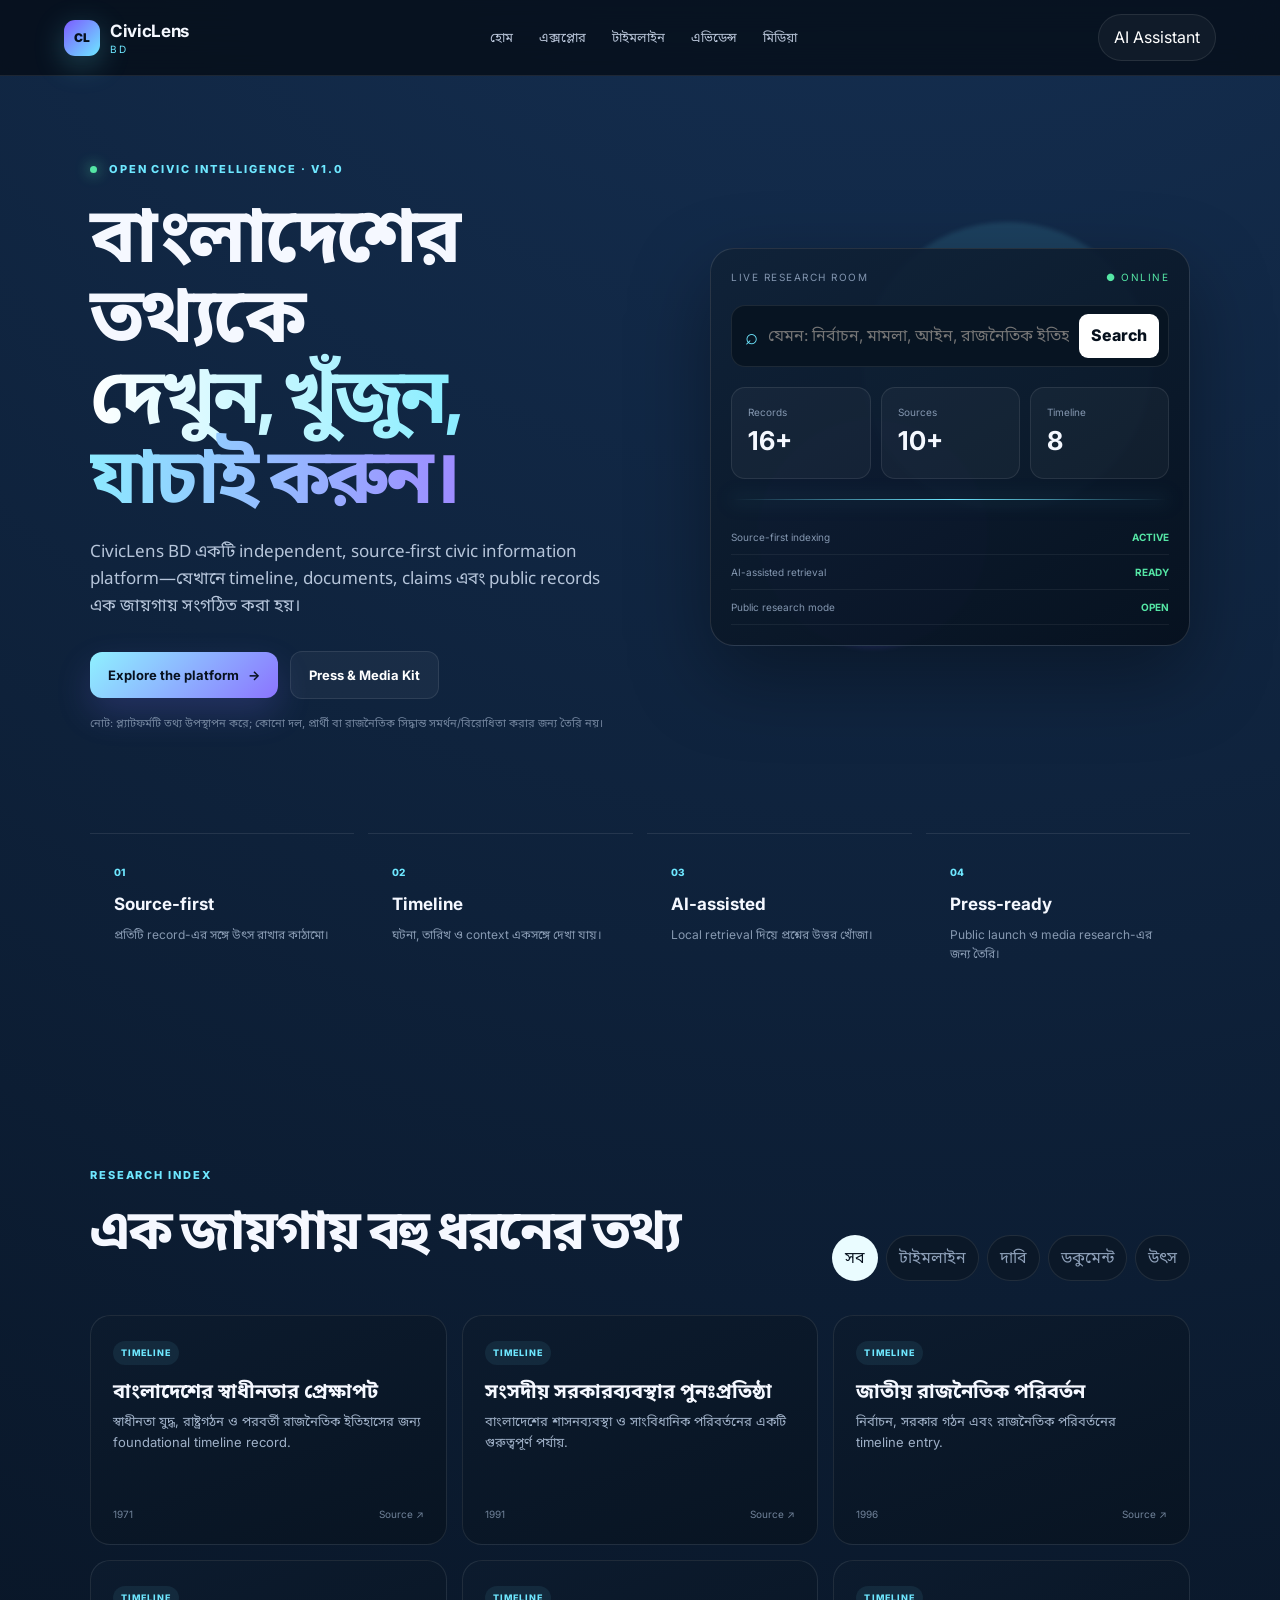
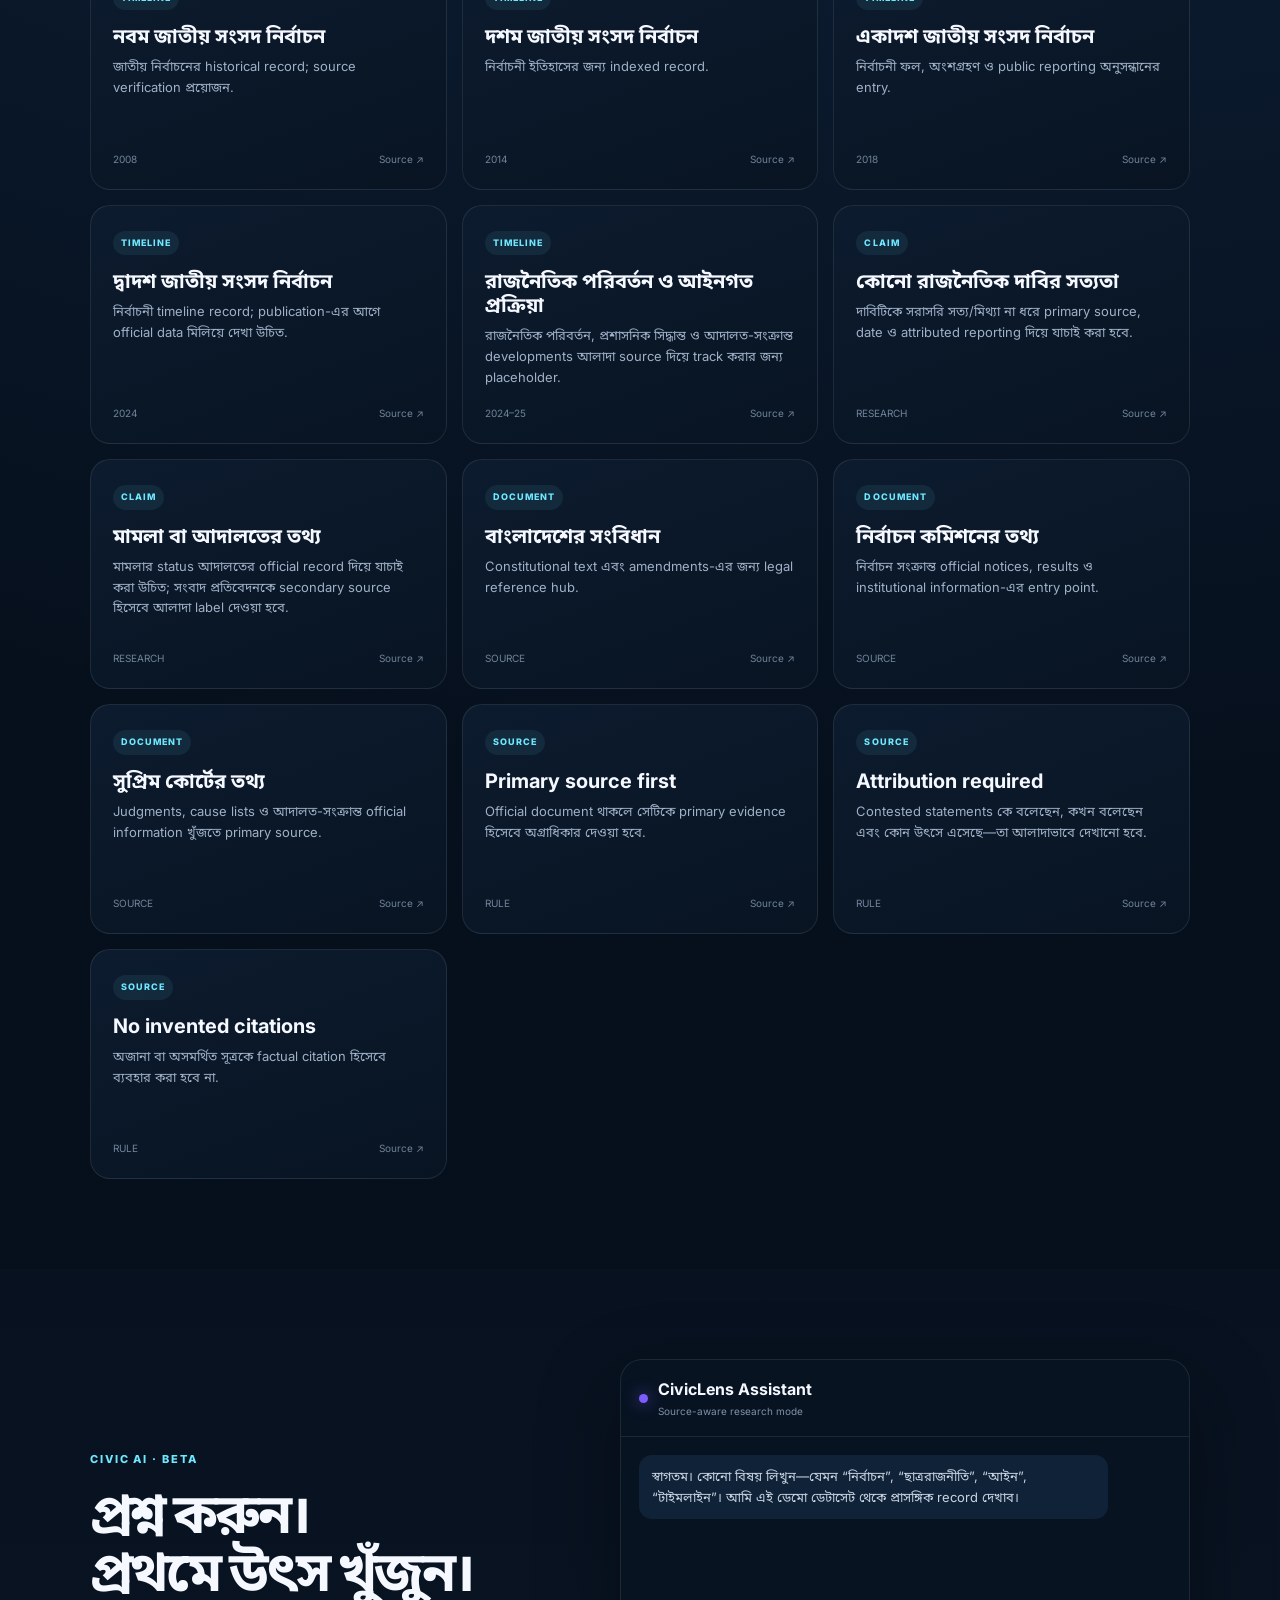
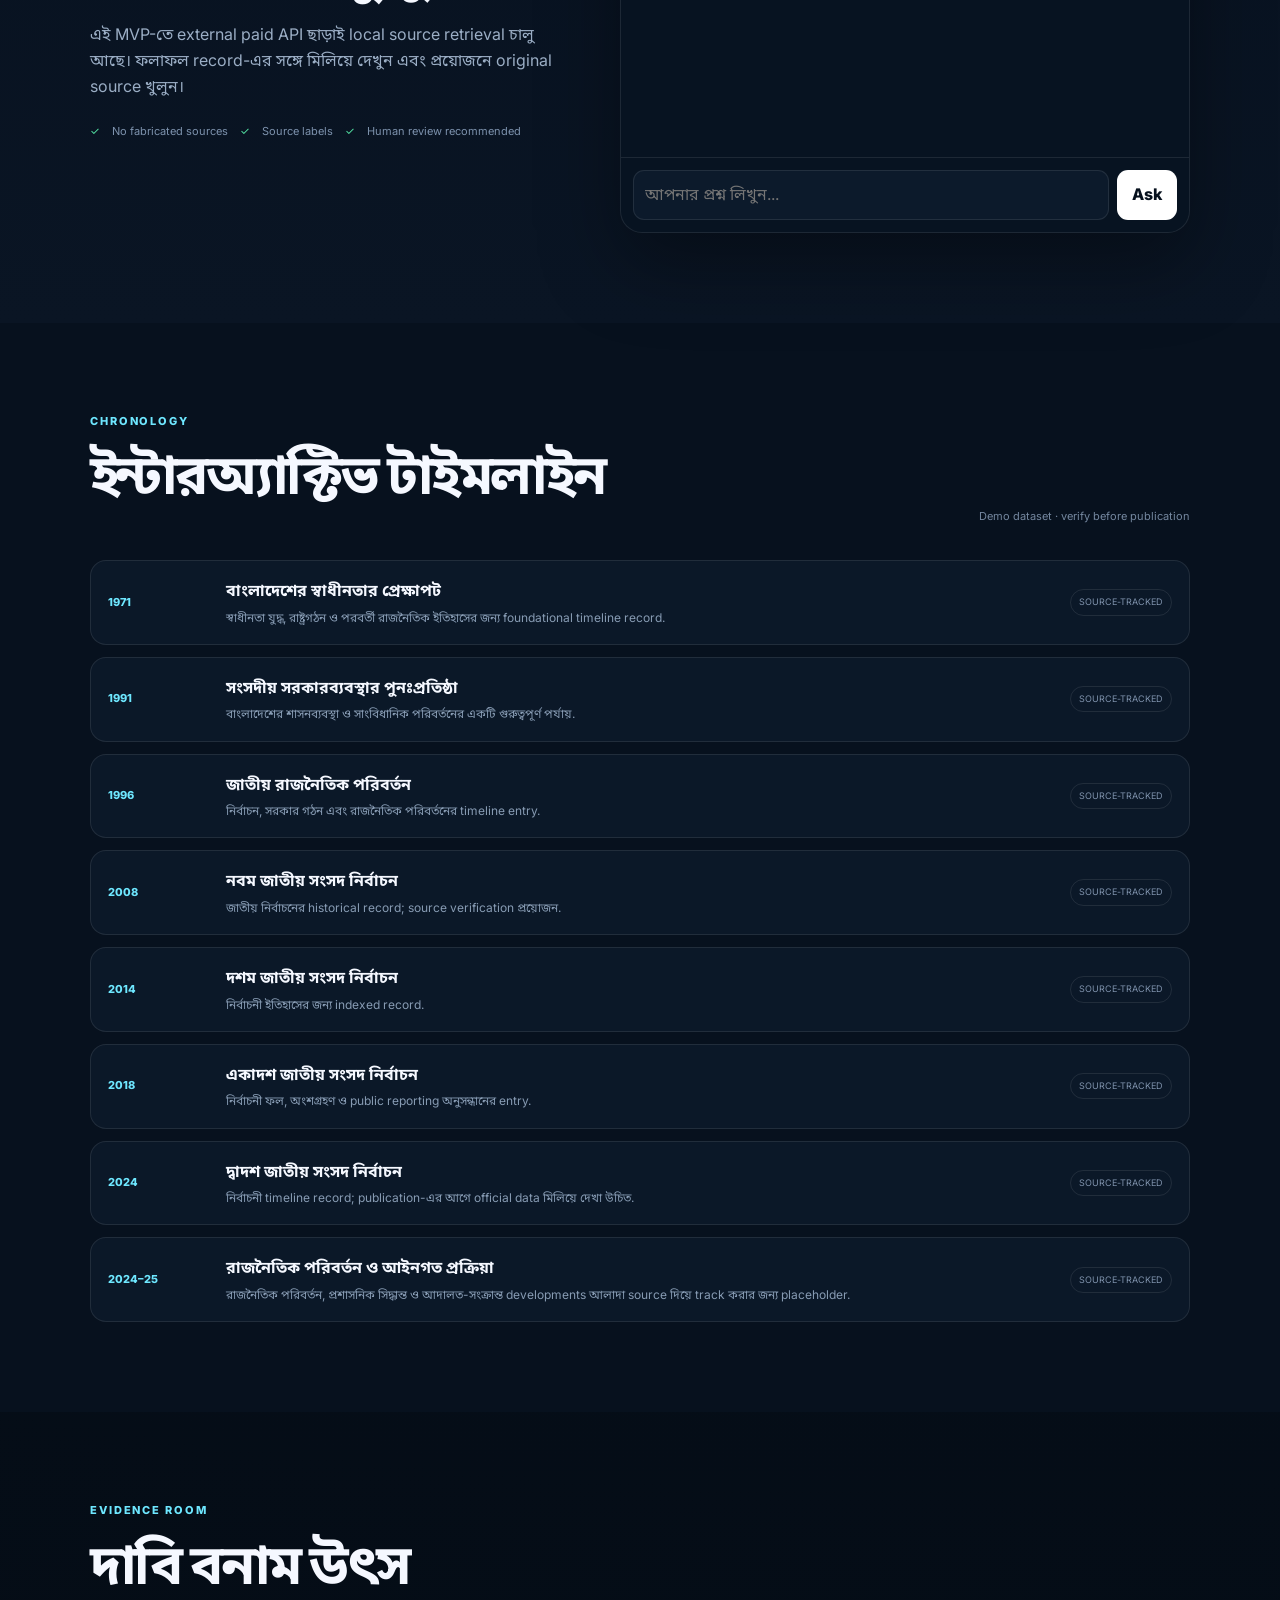
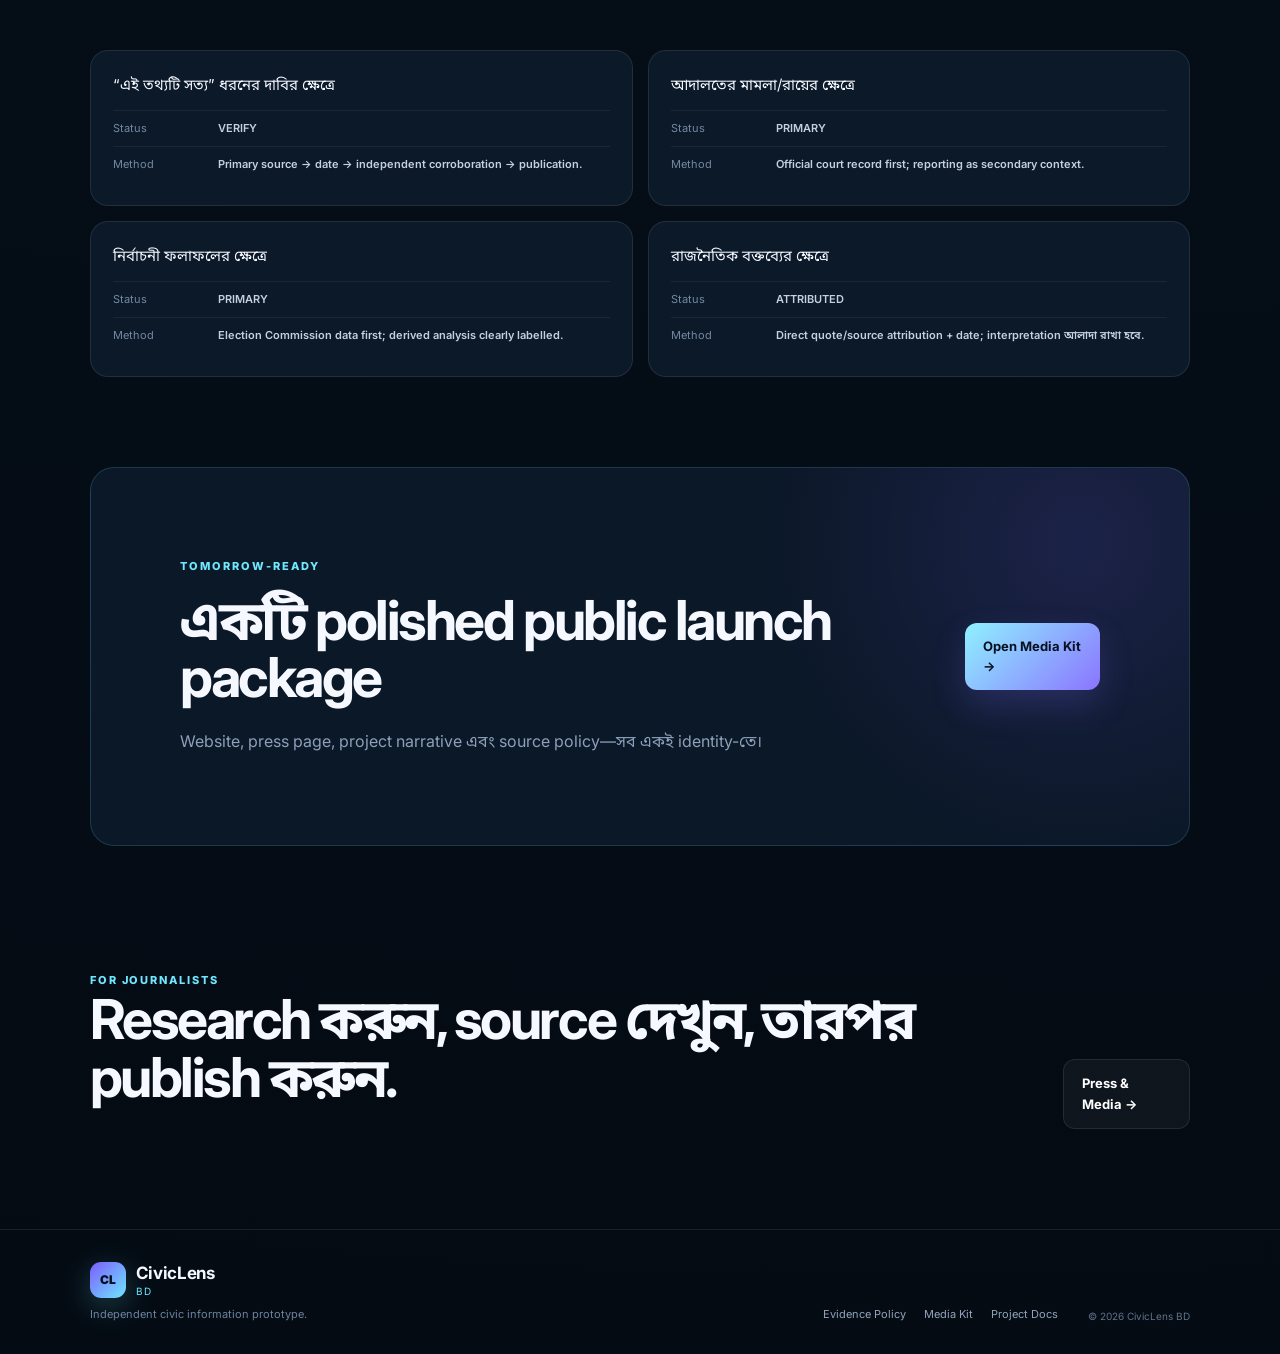
<file: index.html>
<!doctype html>
<html lang="bn">
<head>
  <meta charset="utf-8">
  <meta name="viewport" content="width=device-width,initial-scale=1">
  <meta name="theme-color" content="#07111f">
  <meta name="description" content="CivicLens BD — Bangladesh civic information, sources, timeline and AI-assisted research.">
  <title>CivicLens BD — Civic Intelligence Platform</title>
  <link rel="stylesheet" href="styles.css">
</head>
<body>
<div class="app-shell">
  <header class="topbar">
    <a class="brand" href="#home" aria-label="CivicLens BD home">
      <span class="brand-mark">CL</span>
      <span><b>CivicLens</b><small>BD</small></span>
    </a>
    <nav class="nav">
      <a href="#home">হোম</a><a href="#explore">এক্সপ্লোর</a><a href="#timeline">টাইমলাইন</a><a href="#evidence">এভিডেন্স</a><a href="#press">মিডিয়া</a>
    </nav>
    <button class="nav-cta" onclick="scrollToSection('assistant')">AI Assistant</button>
  </header>

  <main id="home">
    <section class="hero section">
      <div class="hero-copy">
        <div class="eyebrow"><span class="pulse"></span> OPEN CIVIC INTELLIGENCE · V1.0</div>
        <h1>বাংলাদেশের তথ্যকে<br><span class="gradient-text">দেখুন, খুঁজুন, যাচাই করুন।</span></h1>
        <p class="hero-lead">CivicLens BD একটি independent, source-first civic information platform—যেখানে timeline, documents, claims এবং public records এক জায়গায় সংগঠিত করা হয়।</p>
        <div class="hero-actions">
          <button class="primary" onclick="scrollToSection('explore')">Explore the platform <span>→</span></button>
          <a class="secondary" href="press.html">Press & Media Kit</a>
        </div>
        <div class="hero-note">নোট: প্ল্যাটফর্মটি তথ্য উপস্থাপন করে; কোনো দল, প্রার্থী বা রাজনৈতিক সিদ্ধান্ত সমর্থন/বিরোধিতা করার জন্য তৈরি নয়।</div>
      </div>
      <div class="hero-panel">
        <div class="orb orb-a"></div><div class="orb orb-b"></div>
        <div class="dashboard-card">
          <div class="dash-top"><span>LIVE RESEARCH ROOM</span><span class="status">● ONLINE</span></div>
          <div class="searchbox"><span>⌕</span><input id="heroSearch" placeholder="যেমন: নির্বাচন, মামলা, আইন, রাজনৈতিক ইতিহাস..." onkeydown="if(event.key==='Enter') runSearch(this.value)"><button onclick="runSearch(document.getElementById('heroSearch').value)">Search</button></div>
          <div class="mini-grid">
            <div><span>Records</span><b id="statRecords">24+</b></div>
            <div><span>Sources</span><b id="statSources">30+</b></div>
            <div><span>Timeline</span><b id="statEvents">18</b></div>
          </div>
          <div class="scanline"></div>
          <div class="signal-row"><span>Source-first indexing</span><strong>ACTIVE</strong></div>
          <div class="signal-row"><span>AI-assisted retrieval</span><strong>READY</strong></div>
          <div class="signal-row"><span>Public research mode</span><strong>OPEN</strong></div>
        </div>
      </div>
    </section>

    <section class="stats section">
      <div class="stat"><span>01</span><b>Source-first</b><p>প্রতিটি record-এর সঙ্গে উৎস রাখার কাঠামো।</p></div>
      <div class="stat"><span>02</span><b>Timeline</b><p>ঘটনা, তারিখ ও context একসঙ্গে দেখা যায়।</p></div>
      <div class="stat"><span>03</span><b>AI-assisted</b><p>Local retrieval দিয়ে প্রশ্নের উত্তর খোঁজা।</p></div>
      <div class="stat"><span>04</span><b>Press-ready</b><p>Public launch ও media research-এর জন্য তৈরি।</p></div>
    </section>

    <section id="explore" class="section">
      <div class="section-head">
        <div><div class="eyebrow">RESEARCH INDEX</div><h2>এক জায়গায় বহু ধরনের তথ্য</h2></div>
        <div class="filter-row">
          <button class="chip active" data-filter="all">সব</button>
          <button class="chip" data-filter="timeline">টাইমলাইন</button>
          <button class="chip" data-filter="claim">দাবি</button>
          <button class="chip" data-filter="document">ডকুমেন্ট</button>
          <button class="chip" data-filter="source">উৎস</button>
        </div>
      </div>
      <div id="results" class="cards"></div>
    </section>

    <section id="assistant" class="section assistant-section">
      <div class="assistant-wrap">
        <div class="assistant-copy">
          <div class="eyebrow">CIVIC AI · BETA</div>
          <h2>প্রশ্ন করুন।<br>প্রথমে উৎস খুঁজুন।</h2>
          <p>এই MVP-তে external paid API ছাড়াই local source retrieval চালু আছে। ফলাফল record-এর সঙ্গে মিলিয়ে দেখুন এবং প্রয়োজনে original source খুলুন।</p>
          <div class="trust-line"><span>✓</span> No fabricated sources <span>✓</span> Source labels <span>✓</span> Human review recommended</div>
        </div>
        <div class="assistant-card">
          <div class="chat-head"><span class="ai-dot"></span><div><b>CivicLens Assistant</b><small>Source-aware research mode</small></div></div>
          <div id="chatLog" class="chat-log">
            <div class="msg bot">স্বাগতম। কোনো বিষয় লিখুন—যেমন “নির্বাচন”, “ছাত্ররাজনীতি”, “আইন”, “টাইমলাইন”। আমি এই ডেমো ডেটাসেট থেকে প্রাসঙ্গিক record দেখাব।</div>
          </div>
          <form class="chat-input" onsubmit="askAssistant(event)">
            <input id="assistantInput" autocomplete="off" placeholder="আপনার প্রশ্ন লিখুন...">
            <button type="submit">Ask</button>
          </form>
        </div>
      </div>
    </section>

    <section id="timeline" class="section dark-section">
      <div class="section-head"><div><div class="eyebrow">CHRONOLOGY</div><h2>ইন্টারঅ্যাক্টিভ টাইমলাইন</h2></div><span class="muted">Demo dataset · verify before publication</span></div>
      <div id="timelineList" class="timeline"></div>
    </section>

    <section id="evidence" class="section">
      <div class="section-head"><div><div class="eyebrow">EVIDENCE ROOM</div><h2>দাবি বনাম উৎস</h2></div></div>
      <div id="evidenceGrid" class="evidence-grid"></div>
    </section>

    <section class="section launch-panel">
      <div>
        <div class="eyebrow">TOMORROW-READY</div>
        <h2>একটি polished public launch package</h2>
        <p>Website, press page, project narrative এবং source policy—সব একই identity-তে।</p>
      </div>
      <a class="primary" href="press.html">Open Media Kit →</a>
    </section>

    <section id="press" class="section press-strip">
      <div><span class="eyebrow">FOR JOURNALISTS</span><h2>Research করুন, source দেখুন, তারপর publish করুন.</h2></div>
      <a href="press.html" class="secondary">Press & Media →</a>
    </section>
  </main>

  <footer class="footer">
    <div><div class="brand footer-brand"><span class="brand-mark">CL</span><span><b>CivicLens</b><small>BD</small></span></div><p>Independent civic information prototype.</p></div>
    <div class="footer-links"><a href="#evidence">Evidence Policy</a><a href="press.html">Media Kit</a><a href="README.md">Project Docs</a></div>
    <div class="footer-copy">© <span id="year"></span> CivicLens BD</div>
  </footer>
</div>
<script src="data.js"></script>
<script src="app.js"></script>
</body>
</html>
</file>
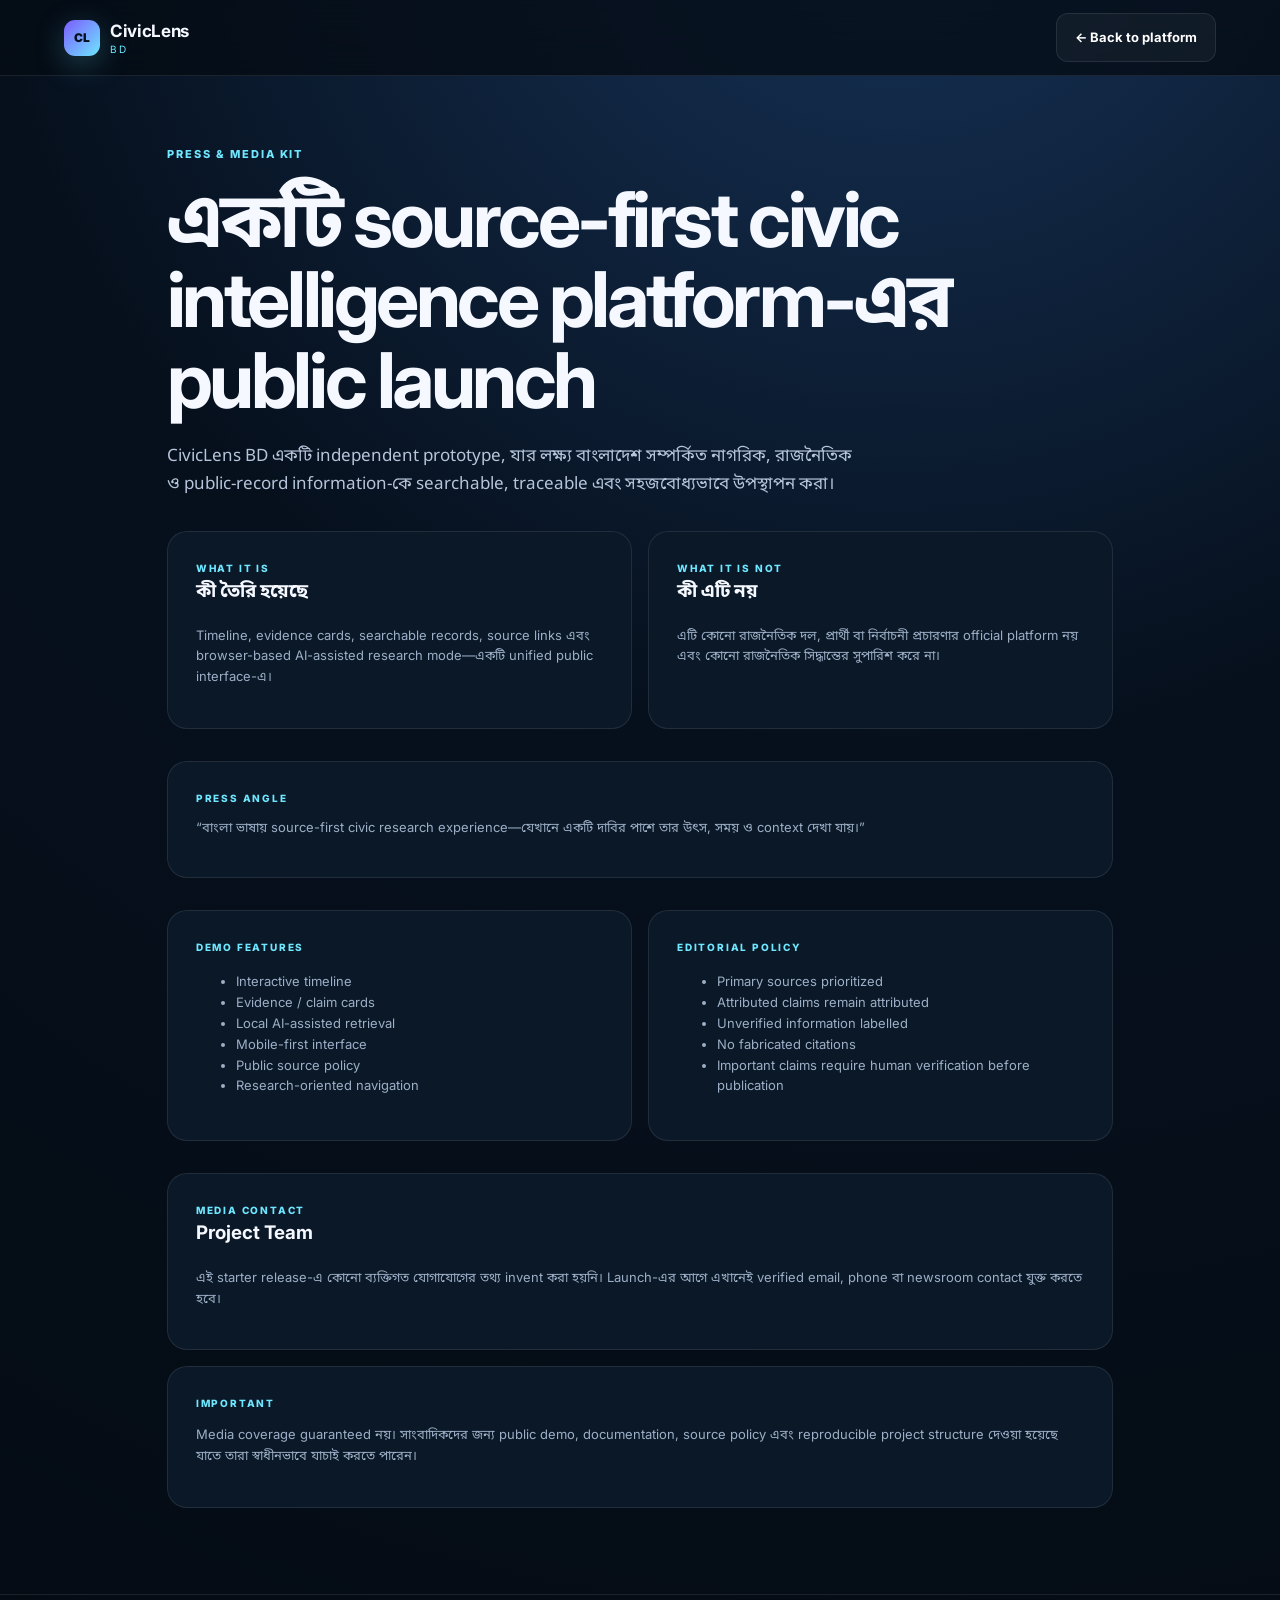
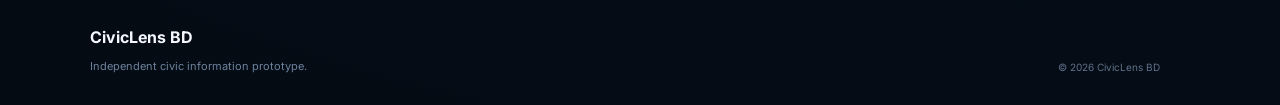
<file: press.html>
<!doctype html>
<html lang="bn">
<head>
<meta charset="utf-8"><meta name="viewport" content="width=device-width,initial-scale=1">
<meta name="description" content="CivicLens BD press and media kit.">
<title>CivicLens BD — Press & Media Kit</title><link rel="stylesheet" href="styles.css">
<style>.press-page{max-width:1100px;margin:0 auto;padding:70px 6vw}.press-card{border:1px solid var(--line);background:#0b1828;border-radius:20px;padding:28px;margin:16px 0}.press-grid{display:grid;grid-template-columns:1fr 1fr;gap:16px}.press-card h3{margin-top:0}.press-card p,.press-card li{color:#9cafc6;font-size:13px}.quote{font-size:24px;line-height:1.35;color:white}.label{font-size:10px;letter-spacing:.18em;color:var(--accent);font-weight:800}@media(max-width:720px){.press-grid{grid-template-columns:1fr}}</style>
</head>
<body><header class="topbar"><a class="brand" href="index.html"><span class="brand-mark">CL</span><span><b>CivicLens</b><small>BD</small></span></a><a class="secondary" href="index.html">← Back to platform</a></header>
<main class="press-page">
<div class="eyebrow">PRESS & MEDIA KIT</div>
<h1>একটি source-first civic intelligence platform-এর public launch</h1>
<p class="hero-lead">CivicLens BD একটি independent prototype, যার লক্ষ্য বাংলাদেশ সম্পর্কিত নাগরিক, রাজনৈতিক ও public-record information-কে searchable, traceable এবং সহজবোধ্যভাবে উপস্থাপন করা।</p>
<div class="press-grid">
<section class="press-card"><div class="label">WHAT IT IS</div><h3>কী তৈরি হয়েছে</h3><p>Timeline, evidence cards, searchable records, source links এবং browser-based AI-assisted research mode—একটি unified public interface-এ।</p></section>
<section class="press-card"><div class="label">WHAT IT IS NOT</div><h3>কী এটি নয়</h3><p>এটি কোনো রাজনৈতিক দল, প্রার্থী বা নির্বাচনী প্রচারণার official platform নয় এবং কোনো রাজনৈতিক সিদ্ধান্তের সুপারিশ করে না।</p></section>
</div>
<section class="press-card"><div class="label">PRESS ANGLE</div><p class="quote">“বাংলা ভাষায় source-first civic research experience—যেখানে একটি দাবির পাশে তার উৎস, সময় ও context দেখা যায়।”</p></section>
<div class="press-grid">
<section class="press-card"><div class="label">DEMO FEATURES</div><ul><li>Interactive timeline</li><li>Evidence / claim cards</li><li>Local AI-assisted retrieval</li><li>Mobile-first interface</li><li>Public source policy</li><li>Research-oriented navigation</li></ul></section>
<section class="press-card"><div class="label">EDITORIAL POLICY</div><ul><li>Primary sources prioritized</li><li>Attributed claims remain attributed</li><li>Unverified information labelled</li><li>No fabricated citations</li><li>Important claims require human verification before publication</li></ul></section>
</div>
<section class="press-card"><div class="label">MEDIA CONTACT</div><h3>Project Team</h3><p>এই starter release-এ কোনো ব্যক্তিগত যোগাযোগের তথ্য invent করা হয়নি। Launch-এর আগে এখানেই verified email, phone বা newsroom contact যুক্ত করতে হবে।</p></section>
<section class="press-card"><div class="label">IMPORTANT</div><p>Media coverage guaranteed নয়। সাংবাদিকদের জন্য public demo, documentation, source policy এবং reproducible project structure দেওয়া হয়েছে যাতে তারা স্বাধীনভাবে যাচাই করতে পারেন।</p></section>
</main><footer class="footer"><div><b>CivicLens BD</b><p>Independent civic information prototype.</p></div><div class="footer-copy">© <span id="y"></span> CivicLens BD</div></footer>
<script>document.getElementById('y').textContent=new Date().getFullYear()</script>
</body></html>
</file>
<file: styles.css>
@import url('https://fonts.googleapis.com/css2?family=Inter:wght@400;500;600;700;800&family=Noto+Sans+Bengali:wght@400;500;600;700;800&display=swap');
:root{--bg:#06101d;--bg2:#0a1626;--panel:#0d1b2d;--panel2:#102238;--text:#f5f8ff;--muted:#9fb0c8;--line:rgba(255,255,255,.09);--accent:#6ee7ff;--accent2:#7c5cff;--ok:#55e6a5;--warn:#ffd166;--shadow:0 30px 80px rgba(0,0,0,.35)}
*{box-sizing:border-box}html{scroll-behavior:smooth}body{margin:0;background:radial-gradient(circle at 70% -10%,#17345a 0,#06101d 44%,#040b13 100%);color:var(--text);font-family:Inter,"Noto Sans Bengali",sans-serif;line-height:1.6}a{color:inherit;text-decoration:none}button,input{font:inherit}.app-shell{min-height:100vh}.topbar{height:76px;padding:0 5vw;display:flex;align-items:center;justify-content:space-between;position:sticky;top:0;z-index:50;background:rgba(4,11,19,.75);backdrop-filter:blur(18px);border-bottom:1px solid var(--line)}.brand{display:flex;align-items:center;gap:10px;font-size:15px}.brand b{display:block;font-size:17px;letter-spacing:-.02em}.brand small{display:block;color:var(--accent);font-size:10px;letter-spacing:.18em;margin-top:-4px}.brand-mark{width:36px;height:36px;border-radius:11px;display:grid;place-items:center;background:linear-gradient(135deg,var(--accent2),var(--accent));color:#06101d;font-weight:900;font-size:12px;box-shadow:0 8px 30px rgba(110,231,255,.25)}.nav{display:flex;gap:26px;color:#b7c3d7;font-size:13px}.nav a:hover{color:white}.nav-cta,.primary,.secondary,.chip,.chat-input button{border:0;cursor:pointer}.nav-cta{border:1px solid var(--line);background:rgba(255,255,255,.04);color:white;border-radius:999px;padding:10px 15px}.section{padding:90px 7vw}.hero{padding-top:85px;display:grid;grid-template-columns:1.05fr .95fr;gap:7vw;align-items:center;min-height:690px}.eyebrow{color:var(--accent);font-size:11px;letter-spacing:.18em;font-weight:800;margin-bottom:16px}.pulse{display:inline-block;width:7px;height:7px;border-radius:50%;background:var(--ok);box-shadow:0 0 14px var(--ok);margin-right:8px}h1,h2{line-height:1.05;letter-spacing:-.045em;margin:0 0 22px}h1{font-size:clamp(46px,6vw,82px);max-width:830px}h2{font-size:clamp(34px,4.3vw,58px)}.gradient-text{background:linear-gradient(90deg,#fff 0%,#8ceeff 48%,#9d8bff 100%);-webkit-background-clip:text;background-clip:text;color:transparent}.hero-lead{font-family:"Noto Sans Bengali",Inter,sans-serif;max-width:700px;color:#b6c5da;font-size:17px}.hero-actions{display:flex;gap:12px;align-items:center;margin:30px 0 16px}.primary,.secondary{display:inline-flex;align-items:center;gap:9px;border-radius:12px;padding:13px 18px;font-weight:700;font-size:13px}.primary{background:linear-gradient(135deg,#8ff1ff,#8b74ff);color:#07111f;box-shadow:0 15px 35px rgba(125,113,255,.2)}.secondary{border:1px solid var(--line);background:rgba(255,255,255,.045);color:white}.hero-note{color:#74869f;font-size:11px;max-width:680px}.hero-panel{min-height:480px;position:relative;display:grid;place-items:center}.orb{position:absolute;border-radius:50%;filter:blur(2px)}.orb-a{width:290px;height:290px;background:rgba(110,231,255,.12);top:15px;right:8%}.orb-b{width:230px;height:230px;background:rgba(124,92,255,.14);bottom:8%;left:10%}.dashboard-card{position:relative;width:min(520px,100%);padding:20px;border:1px solid rgba(255,255,255,.12);background:linear-gradient(150deg,rgba(16,34,56,.92),rgba(6,16,29,.92));border-radius:24px;box-shadow:var(--shadow);overflow:hidden}.dash-top{display:flex;justify-content:space-between;color:#8295af;font-size:10px;letter-spacing:.15em}.status{color:var(--ok)}.searchbox{display:flex;gap:8px;align-items:center;margin:20px 0;padding:8px 9px 8px 13px;border:1px solid var(--line);background:#071422;border-radius:14px}.searchbox span{font-size:22px;color:var(--accent)}.searchbox input{flex:1;border:0;outline:0;background:transparent;color:white;min-width:0}.searchbox button{border:0;background:white;color:#06101d;font-weight:800;padding:9px 12px;border-radius:9px;cursor:pointer}.mini-grid{display:grid;grid-template-columns:repeat(3,1fr);gap:10px}.mini-grid div{padding:16px;border:1px solid var(--line);border-radius:14px;background:rgba(255,255,255,.035)}.mini-grid span,.signal-row span{display:block;color:#8497b0;font-size:10px}.mini-grid b{font-size:26px}.scanline{height:1px;margin:20px 0;background:linear-gradient(90deg,transparent,var(--accent),transparent);box-shadow:0 0 18px rgba(110,231,255,.55)}.signal-row{display:flex;justify-content:space-between;padding:9px 0;border-bottom:1px solid rgba(255,255,255,.06);font-size:11px}.signal-row strong{font-size:10px;color:var(--ok)}.stats{display:grid;grid-template-columns:repeat(4,1fr);gap:14px;padding-top:10px}.stat{padding:24px;border-top:1px solid var(--line)}.stat span{color:var(--accent);font-size:10px;font-weight:800}.stat b{display:block;font-size:17px;margin:7px 0}.stat p{color:#8799b1;font-size:12px;margin:0}.section-head{display:flex;align-items:end;justify-content:space-between;gap:20px;margin-bottom:34px}.filter-row{display:flex;gap:8px;flex-wrap:wrap}.chip{padding:9px 12px;background:#0b1828;color:#8ea0b9;border:1px solid var(--line);border-radius:999px}.chip.active,.chip:hover{background:#eafcff;color:#06101d}.cards{display:grid;grid-template-columns:repeat(3,1fr);gap:15px}.card{background:linear-gradient(160deg,#0c1b2e,#081422);border:1px solid var(--line);border-radius:20px;padding:22px;min-height:230px;display:flex;flex-direction:column;justify-content:space-between;transition:transform .22s,border-color .22s}.card:hover{transform:translateY(-4px);border-color:rgba(110,231,255,.3)}.tag{display:inline-flex;align-items:center;padding:5px 8px;border-radius:999px;background:rgba(110,231,255,.08);color:var(--accent);font-size:9px;letter-spacing:.12em;font-weight:800}.card h3{font-size:20px;line-height:1.2;margin:14px 0 8px}.card p{color:#9fb0c7;font-size:13px;margin:0}.meta{display:flex;justify-content:space-between;align-items:center;color:#71839a;font-size:10px;margin-top:18px}.assistant-section{background:linear-gradient(180deg,#07111f,#0a1524)}.assistant-wrap{display:grid;grid-template-columns:.9fr 1.1fr;gap:5vw;align-items:center}.assistant-copy p{max-width:560px;color:#9baec5}.trust-line{display:flex;gap:12px;flex-wrap:wrap;color:#7d92ad;font-size:11px;margin-top:24px}.trust-line span{color:var(--ok)}.assistant-card{border:1px solid var(--line);background:#071321;border-radius:22px;overflow:hidden;box-shadow:var(--shadow)}.chat-head{display:flex;align-items:center;gap:10px;padding:17px 18px;border-bottom:1px solid var(--line)}.chat-head b,.chat-head small{display:block}.chat-head small{font-size:10px;color:#7f91aa}.ai-dot{width:9px;height:9px;border-radius:50%;background:var(--accent2);box-shadow:0 0 16px rgba(124,92,255,.8)}.chat-log{height:320px;overflow:auto;padding:18px;display:flex;flex-direction:column;gap:10px}.msg{max-width:88%;padding:11px 13px;border-radius:13px;font-size:13px}.msg.bot{background:#102238;color:#c9d4e2;align-self:flex-start}.msg.user{background:linear-gradient(135deg,#7defff,#8270ff);color:#07111f;align-self:flex-end}.chat-input{display:flex;gap:8px;padding:12px;border-top:1px solid var(--line)}.chat-input input{flex:1;min-width:0;background:#0c1a2b;border:1px solid var(--line);border-radius:11px;padding:11px;color:white;outline:none}.chat-input button{background:white;color:#06101d;border-radius:11px;padding:0 15px;font-weight:800}.dark-section{background:#07111e}.timeline{display:grid;gap:12px}.timeline-item{display:grid;grid-template-columns:100px 1fr auto;gap:18px;align-items:center;border:1px solid var(--line);background:#0b1828;border-radius:16px;padding:17px}.date{font-size:11px;color:var(--accent);font-weight:800}.timeline-item h3{margin:0;font-size:16px}.timeline-item p{margin:4px 0 0;color:#879bb3;font-size:12px}.timeline-badge{font-size:9px;color:#7f92ac;border:1px solid var(--line);padding:5px 8px;border-radius:999px}.evidence-grid{display:grid;grid-template-columns:repeat(2,1fr);gap:15px}.evidence{border:1px solid var(--line);border-radius:18px;padding:22px;background:#0b1929}.claim{font-size:15px;margin:0 0 13px}.evidence-row{display:grid;grid-template-columns:95px 1fr;gap:10px;padding:9px 0;border-top:1px solid rgba(255,255,255,.06);font-size:11px}.evidence-row span{color:#7488a2}.evidence-row b{font-weight:600;color:#c4d0df}.launch-panel{margin:0 7vw 70px;border:1px solid rgba(110,231,255,.16);border-radius:24px;background:radial-gradient(circle at 90% 20%,rgba(124,92,255,.15),transparent 30%),#0b1828;display:flex;justify-content:space-between;align-items:center;gap:30px}.launch-panel p{color:#8da0b9;margin:0}.press-strip{padding-top:50px;padding-bottom:100px;display:flex;align-items:end;justify-content:space-between}.muted{color:#74879f;font-size:11px}.footer{padding:30px 7vw;border-top:1px solid var(--line);display:grid;grid-template-columns:1fr auto auto;gap:30px;align-items:end}.footer p{color:#6d829d;font-size:11px;margin:7px 0 0}.footer-links{display:flex;gap:18px;color:#91a4bc;font-size:11px}.footer-copy{color:#60728b;font-size:10px}.footer-brand{width:max-content}@media(max-width:980px){.nav{display:none}.hero,.assistant-wrap{grid-template-columns:1fr}.hero{min-height:auto;padding-top:65px}.cards{grid-template-columns:1fr 1fr}.stats{grid-template-columns:1fr 1fr}.evidence-grid{grid-template-columns:1fr}.hero-panel{min-height:390px}.footer{grid-template-columns:1fr}.footer-copy{justify-self:start}}@media(max-width:650px){.section{padding:65px 5vw}.topbar{padding:0 5vw}.cards,.stats{grid-template-columns:1fr}.section-head,.launch-panel,.press-strip{align-items:flex-start;flex-direction:column}.timeline-item{grid-template-columns:1fr}.timeline-badge{width:max-content}.hero-actions{flex-direction:column;align-items:stretch}.primary,.secondary{justify-content:center}.dashboard-card{padding:15px}.mini-grid b{font-size:22px}.launch-panel{margin:0 5vw 50px}.footer{padding:25px 5vw}.footer-links{flex-wrap:wrap}}
</file>
